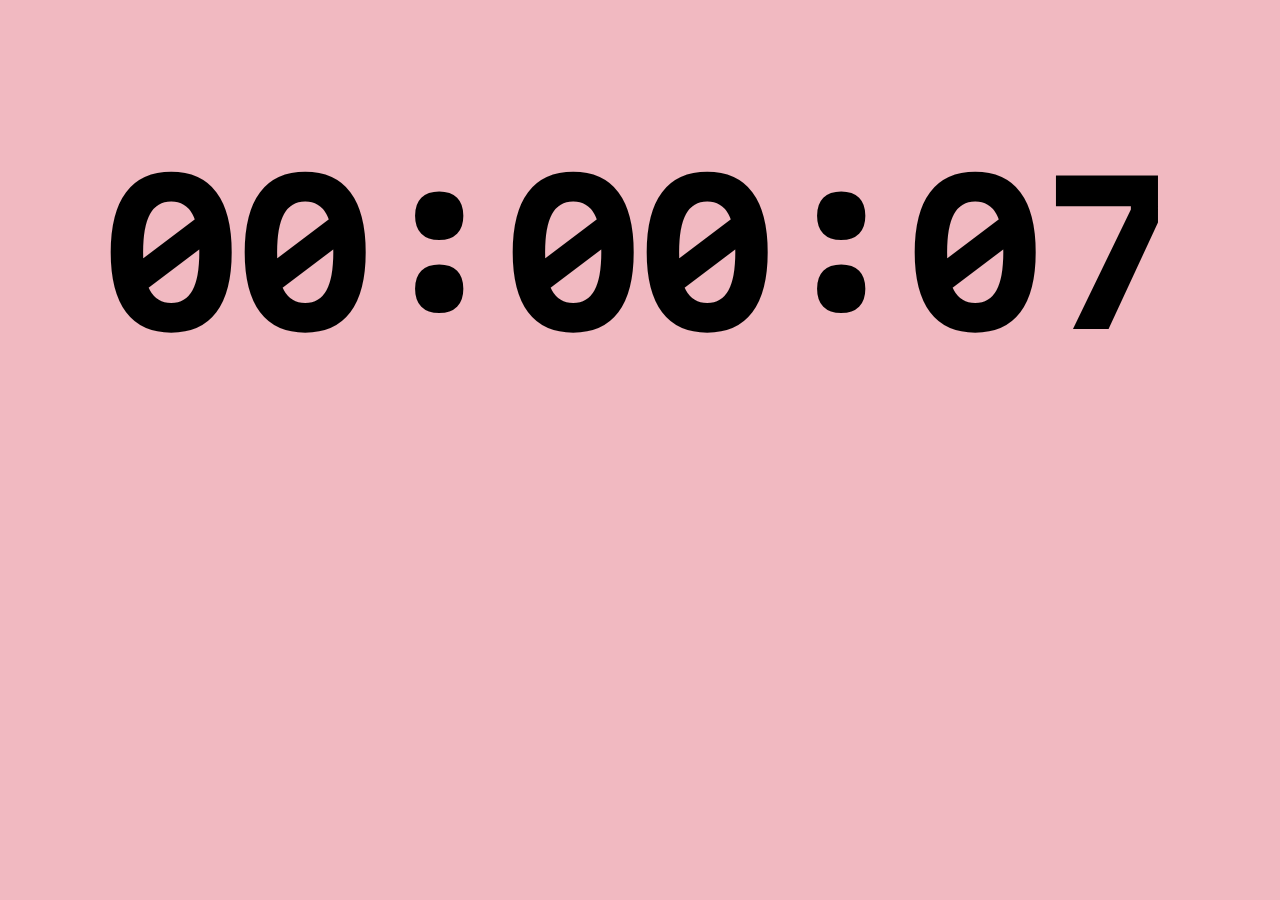
<file: index.html>
<!DOCTYPE html>
<html lang="en">
<head>
    <meta charset="UTF-8">
    <meta name="viewport" content="width=device-width, initial-scale=1.0">
    <title>Document</title>
    <link rel="stylesheet" href="./styles.css">
</head>
<body>
    <div class="container">
        <div class="timer-box">
            <h1 class="timer">00:00:07</h1>
        </div>
        <h2 id="happy-msg" style="display: none;">Happy Valentine's Day!</h2>
        <img src="pepegif.gif" id="vid1">
        <img src="pepegif.gif" id="vid2">
        <button class="proceed-btn" onclick="toInv()" style="display: none;">What's this all about?</button>
    </div>

    <script>
         function toInv() {
            window.location.href = './invitation.html';
        }

        const time = document.querySelector(".timer");
        const msg = document.querySelector("#happy-msg");
        const proceed = document.querySelector(".proceed-btn");
        const vid1 = document.querySelector("#vid1");
        const vid2 = document.querySelector("#vid2");

        let timeLeft = 7;
        countdown = setInterval(() => {
        timeLeft--;
        time.textContent = `00:00:0${timeLeft}`
        if (timeLeft ==0){
            clearInterval(countdown);
            msg.style.display = "block";
            proceed.style.display = "block";
            vid1.style.display = "block";
            vid2.style.display = "block";

        }
    }, 1000)
    </script>
</body>
</html>
</file>
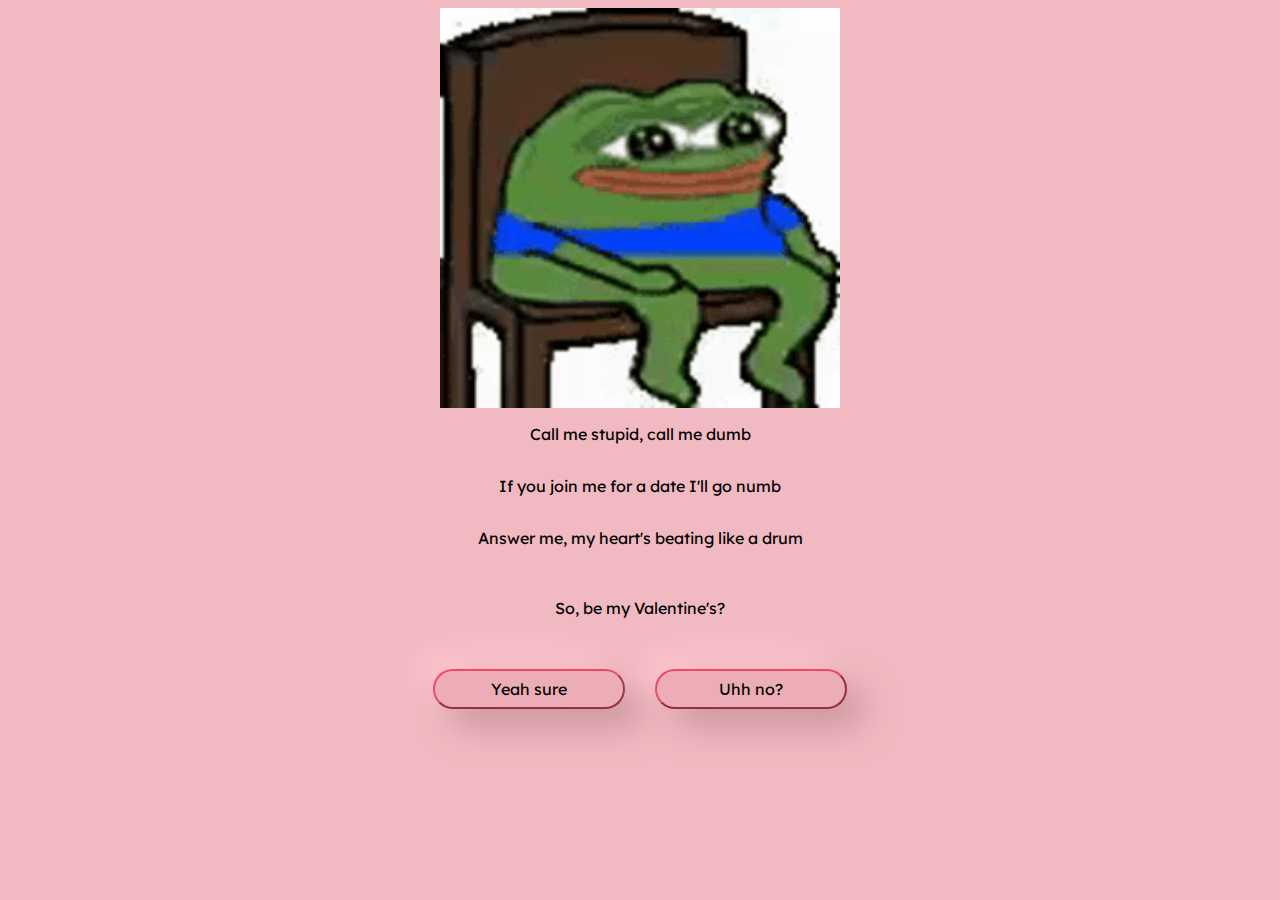
<file: invitation.html>
<!DOCTYPE html>
<html lang="en">
<head>
    <meta charset="UTF-8">
    <meta name="viewport" content="width=device-width, initial-scale=1.0">
    <title>Document</title>
    <link rel="stylesheet" href="./styles.css">
</head>
<body>
    <div class="container">
        <img src="./pepeSit.gif" alt="pepe showing his love for you" id="pepe">
    </div>
    <div class="text">
        <p>Call me stupid, call me dumb</p>
        <p>If you join me for a date I'll go numb</p>
        <p>Answer me, my heart's beating like a drum</p>
        <br>
        <p>So, be my Valentine's?</p>
    </div>
    <div class="button-container">
        <button class="yes-btn" onclick="toMain()">Yeah sure</button>
        <button class="no-btn" onclick="makeYesButtonBigger()">Uhh no?</button>
    </div>



    <script>
         function toMain() {
            window.location.href = 'please.html';
        }

        function makeYesButtonBigger() {
            const yesButton = document.querySelector('.yes-btn');
            const noButton = document.querySelector('.no-btn');
            const yesMsg = ["Come on bal", "You're makin it hard", "Say yes huhu", "this will get more bigger", "You're cute", "Im crying", "this is fun?", 
                "bubby sit", "*cries", "SAY YEEEEEESSS!!!", "*dead"];
            const noMsg = ["really?", "naur", "NAURRR", "i said no 😠", "😠😠😠"]
            let yesClick = false;

            const currentSize = window.getComputedStyle(yesButton).fontSize;
            const newSize = (parseFloat(currentSize) * 1.15) + 'px'; // Increase size by 20%
            yesButton.style.fontSize = newSize;

            noButton.style.position = 'absolute';
            noButton.style.left = Math.random() * (window.innerWidth - noButton.offsetWidth) + 'px';
            noButton.style.top = Math.random() * (window.innerHeight - noButton.offsetHeight) + 'px';

            if (!yesClick) {
                const randomIndex = Math.floor(Math.random() * yesMsg.length);
                yesButton.textContent = yesMsg[randomIndex];
                yesClick = true;

                const randomNo = Math.floor(Math.random() * noMsg.length);
                noButton.textContent = noMsg[randomNo];


            }


        }
    </script>
</body>
</html>
</file>
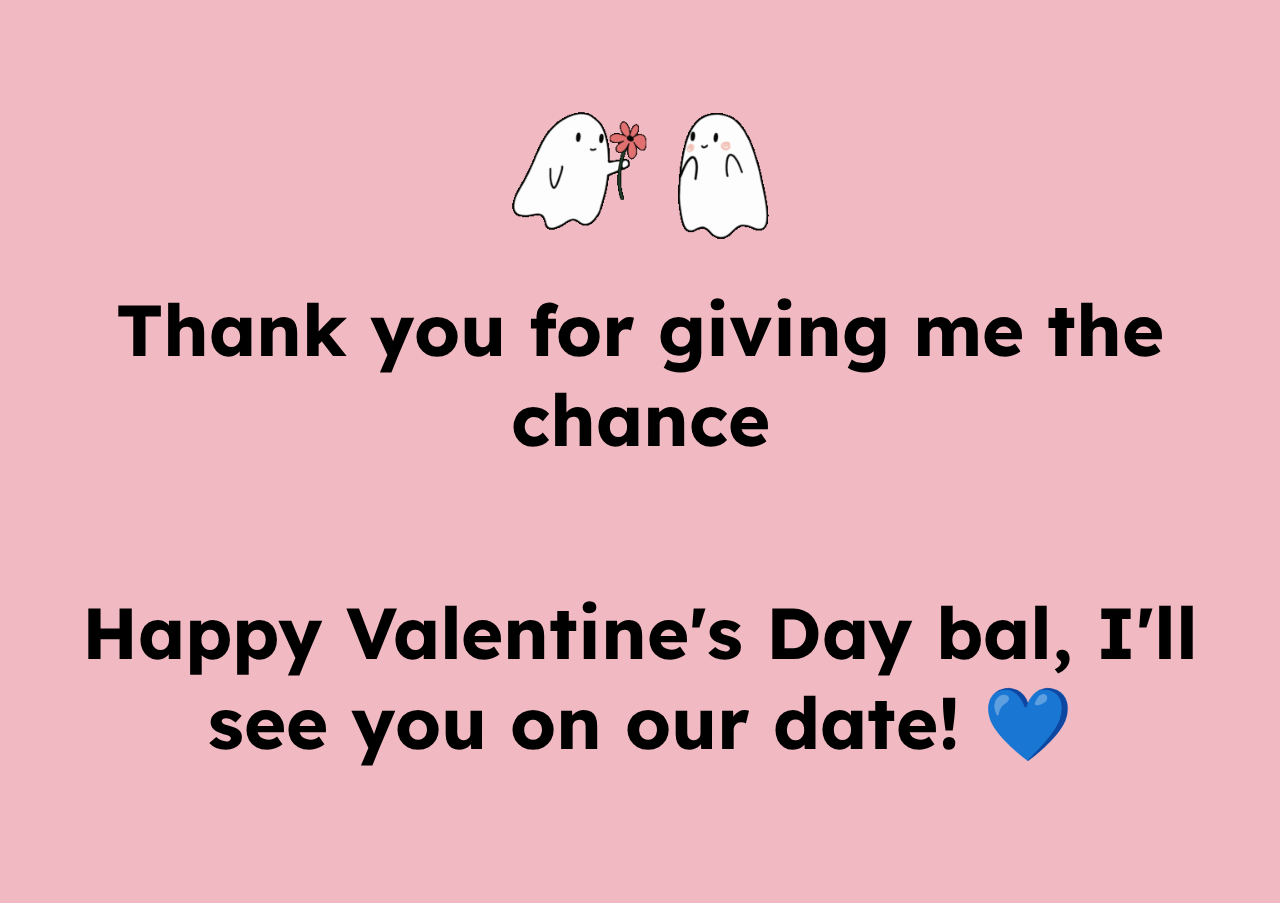
<file: please.html>
<!DOCTYPE html>
<html lang="en">
<head>
    <meta charset="UTF-8">
    <meta name="viewport" content="width=device-width, initial-scale=1.0">
    <title>Document</title>
    <link rel="stylesheet" href="./styles.css">
</head>
<body>
    <div class="container">
        <img src="ghost.gif" id="ghost">
        <h2 id="happy-msg" class="msg">Thank you for giving me the chance</h2>
        <h2 id="happy-msg" style="margin-top: -25px;">Happy Valentine's Day bal, I'll see you on our date! 💙 </h2>
    </div>

    <script>
         function toMain() {
            window.location.href = 'invitation.html';
        }
    </script>
</body>
</html>
</file>
<file: styles.css>
@import url('https://fonts.googleapis.com/css2?family=Lexend+Deca:wght@100..900&family=Martian+Mono:wght@100..800&display=swap');

h1 {
    font-family: 'Martian Mono', sans-serif;
    font-size: 12em;
}

h2 {
    text-align: center;
}

*{
    box-sizing: border-box;
    background-color: #F1B9C1;
}

.timer-box{
    display: flex;
    justify-content: center;
}

.timer{
    margin-bottom: 5%;
}

.container{
    display: flex;
    flex-direction: column;
    align-items: center;
}

button {
    width: 12em;
    height: 2.5em;
    border-radius: 35px;
    background: #ECADB6;
    box-shadow:  18px 18px 35px #cb959d,
             -18px -18px 35px #ffc5cf;
    font-family: "Lexend Deca", sans-serif;
    font-size: 1em;
    border-color: #E94B61;
    margin-top: 15px;
}

button:hover{
    opacity: 70%;
    transform: translateX(20px);
    transition: ease-in-out;
    transition-duration: .6s;
}

#vid1{
    width: 200px;
    height: 200px;
    opacity: 75%;
    position: absolute;
    margin-top: 27em;
    margin-right: 67em;
    display: none;
}

#vid2{
    width: 200px;
    height: 200px;
    opacity: 75%;
    position: absolute;
    margin-top: 27em;
    margin-left: 67em;
    display: none;
}


#happy-msg {
    font-family: 'Lexend Deca', sans-serif;
    margin-bottom: 1.5em;
    font-size: 4.5em;
    padding: 20px;
}

#pepe {
    height: 400px;
}

p {
    font-family: 'Lexend Deca', sans-serif;
}

.text{
    display: flex;
    flex-direction: column;
    align-items: center;
}

.yes-btn{
    margin-right: 30px;
}

.button-container{
    margin-top: 20px;
    display: flex;
    justify-content: center;
}

#ghost{
    height: 400px;
}

.msg {
    margin-top: -2em;
}

.confetti-button{
    position: absolute;
}
</file>
